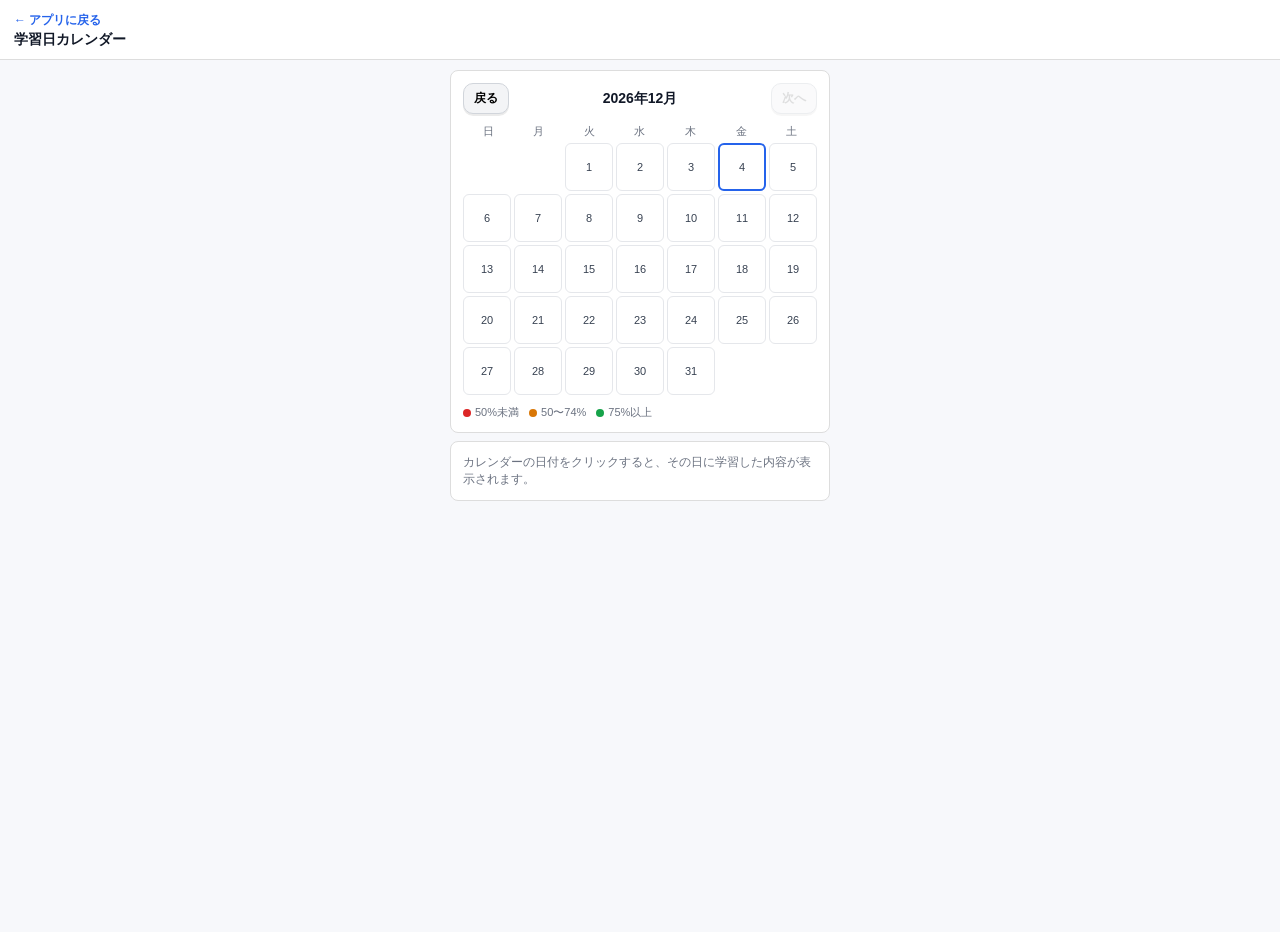
<file: calendar.html>
<!DOCTYPE html>
<html lang="ja">
<head>
  <meta charset="UTF-8">
  <meta name="viewport" content="width=device-width, initial-scale=1.0, viewport-fit=cover">
  <title>学習日カレンダー | 共通テスト数学</title>
  <link rel="stylesheet" href="style.css?v=23">
</head>
<body>
  <div class="app-shell">

    <header class="topbar cal-topbar" id="topbar">
      <div class="brand">
        <a href="index.html" id="calBackLink" class="cal-back-link">← アプリに戻る</a>
        <h1>学習日カレンダー</h1>
      </div>
    </header>

    <div class="guardian-banner" id="guardianViewBanner" hidden>👀 子どもの学習状況を表示しています（閲覧のみ）</div>

    <main class="main-layout cal-main">
      <section class="center-panel cal-shell">
        <div class="card control-panel cal-card">

          <div class="cal-toolbar">
            <button type="button" class="btn secondary cal-nav-btn" id="calPrevBtn">戻る</button>
            <h2 class="cal-month-label" id="calMonthLabel">-</h2>
            <button type="button" class="btn secondary cal-nav-btn" id="calNextBtn">次へ</button>
          </div>

          <div class="cal-weekdays">
            <span>日</span><span>月</span><span>火</span><span>水</span><span>木</span><span>金</span><span>土</span>
          </div>
          <div class="cal-grid" id="calGrid"></div>

          <div class="cal-legend small-text">
            <span class="cal-legend-item"><span class="cal-dot cal-dot-weak"></span>50%未満</span>
            <span class="cal-legend-item"><span class="cal-dot cal-dot-mid"></span>50〜74%</span>
            <span class="cal-legend-item"><span class="cal-dot cal-dot-strong"></span>75%以上</span>
          </div>

        </div>

        <div class="card control-panel cal-card" id="calDetailPanel">
          <div id="calDetail">
            <div class="small-text">カレンダーの日付をクリックすると、その日に学習した内容が表示されます。</div>
          </div>
        </div>
      </section>
    </main>

  </div>

  <script src="storage-ns.js?v=20260929-dq-3"></script>
  <script src="log-archive.js?v=20260925-qhfill-1"></script>
  <script src="calendar.js?v=20260928-gb-1"></script>
</body>
</html>
</file>
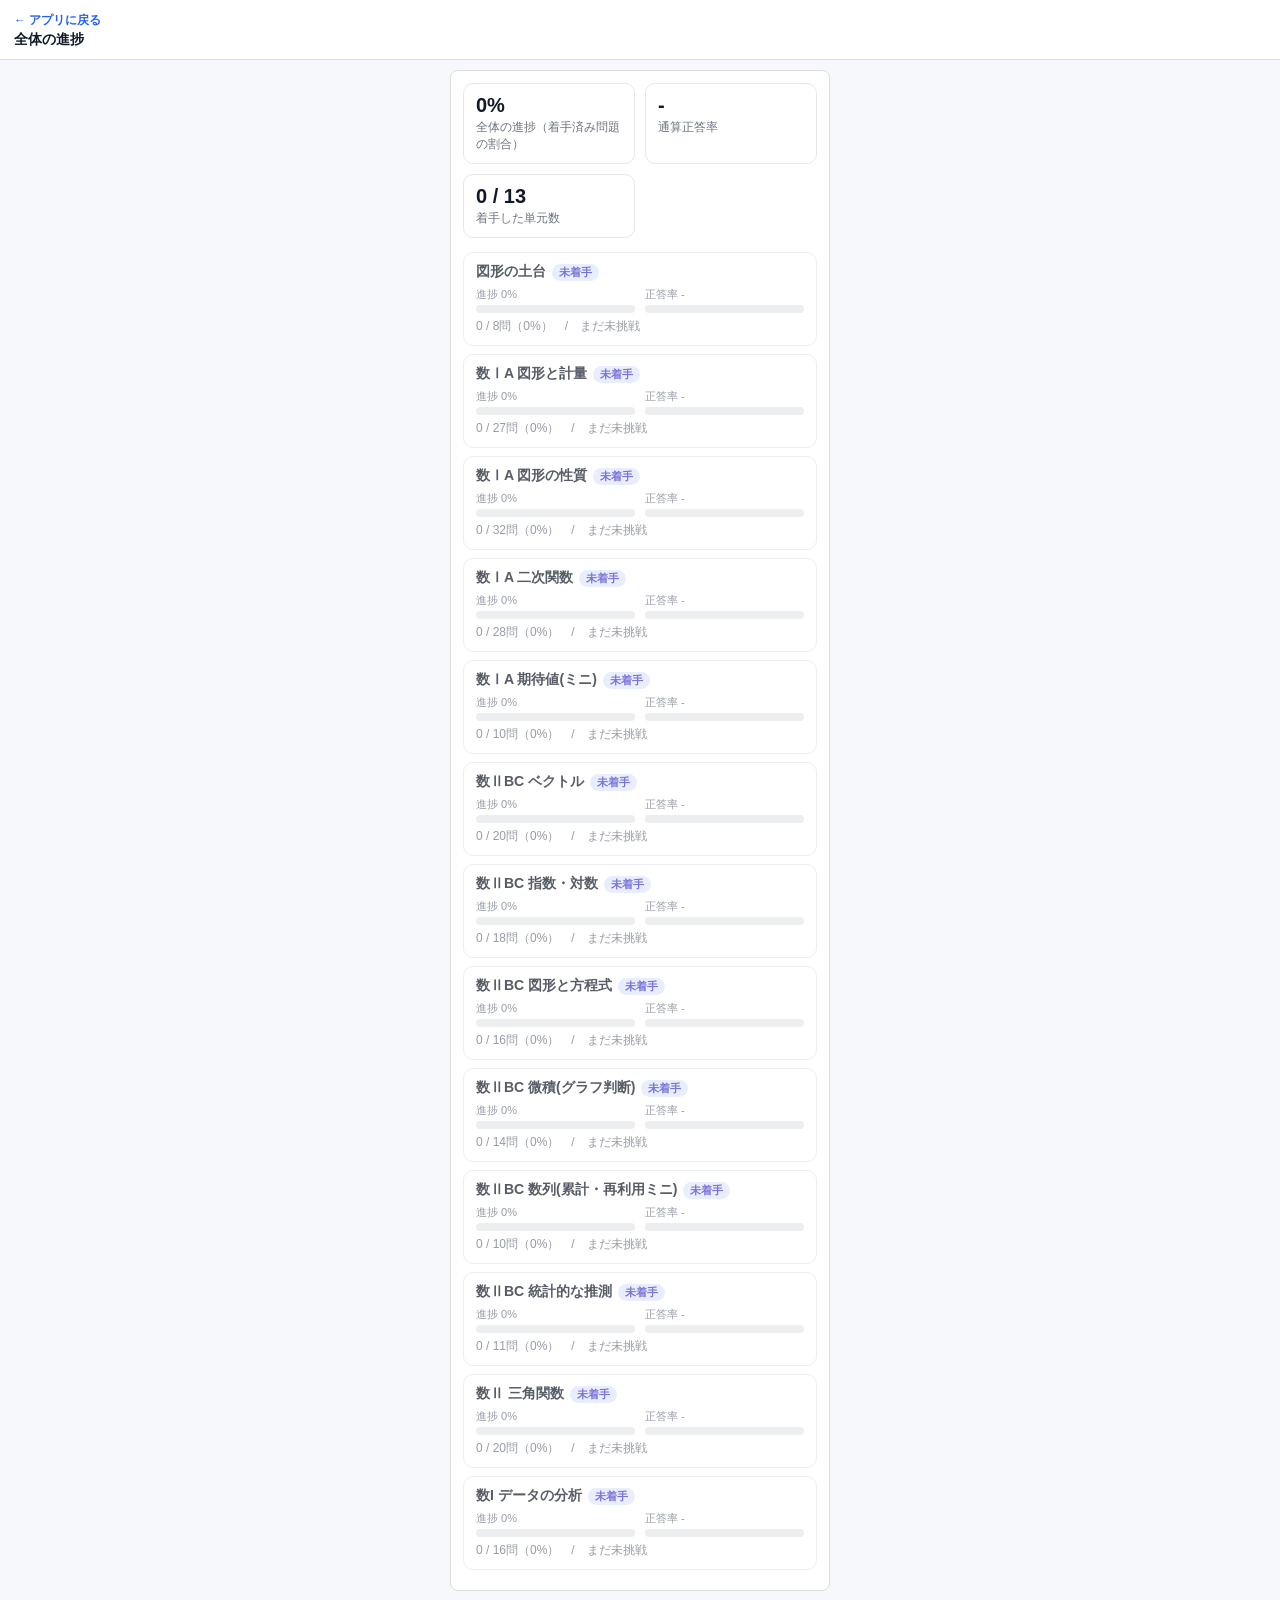
<file: progress.html>
<!DOCTYPE html>
<html lang="ja">
<head>
  <meta charset="UTF-8">
  <meta name="viewport" content="width=device-width, initial-scale=1.0, viewport-fit=cover">
  <title>全体の進捗 | 共通テスト数学</title>
  <link rel="stylesheet" href="style.css?v=23">
</head>
<body>
  <div class="app-shell">

    <header class="topbar cal-topbar" id="topbar">
      <div class="brand">
        <a href="index.html" class="cal-back-link">← アプリに戻る</a>
        <h1>全体の進捗</h1>
      </div>
    </header>

    <div class="guardian-banner" id="guardianViewBanner" hidden>👀 子どもの学習状況を表示しています（閲覧のみ）</div>

    <main class="main-layout cal-main">
      <section class="center-panel cal-shell">
        <div class="card control-panel cal-card" id="progressPage">
          <div id="progressBody">
            <div class="small-text">読み込み中...</div>
          </div>
        </div>
      </section>
    </main>

  </div>

  <script src="storage-ns.js?v=20260929-dq-3"></script>
  <script src="log-archive.js?v=20260925-qhfill-1"></script>
  <script src="progress.js?v=20260928-gb-1"></script>
</body>
</html>
</file>
<file: style.css>
/* =====================================
   共通テスト数学ⅠA - 最終完成UI
===================================== */

*{
  box-sizing:border-box;
}

html,body{
  margin:0;
  min-height:100%;
  font-family:-apple-system,BlinkMacSystemFont,"Segoe UI",sans-serif;
}

body{
  background:#f7f8fb;
  color:#111827;
  overflow:auto;
  /* iPhone Safariの下部ツールバー・ホームインジケータで本文末尾が隠れる問題への対策 */
  padding-bottom: calc(32px + env(safe-area-inset-bottom, 0px));
}

.app-shell{
  min-height:100vh;
  display:grid;
  grid-template-rows:auto 1fr;
}

/* =========================
   ヘッダー
========================= */

.topbar{
  display:flex;
  align-items:center;
  justify-content:space-between;
  gap:16px;
  padding:10px;
  background:#fff;
  border-bottom:1px solid #ddd;
}

.brand{
  flex:1;
  min-width:0;
}

.brand h1{
  font-size:14px;
  margin:0;
  white-space:nowrap;
  overflow:hidden;
  text-overflow:ellipsis;
}

.brand-sub{
  font-size:10px;
  color:#888;
}

.top-stats{
  flex-shrink:0;
  display:flex;
  gap:6px;
}

.stat-card{
  padding:4px 6px;
  border:1px solid #e5e7eb;
  border-radius:6px;
  background:#fff;
  text-align:center;
  min-width:52px;
}

.stat-label{
  font-size:8px;
  color:#666;
}

.stat-value{
  font-size:14px;
  font-weight:800;
  color:#2563eb;
}

/* =========================
   メイン
========================= */

.main-layout{
  display:grid;
  grid-template-columns:220px 1fr;
  gap:10px;
  padding:10px;
  align-items:start;
}

.card{
  background:#fff;
  border:1px solid #ddd;
  border-radius:8px;
}

.left-panel{
  padding:10px;
  overflow:auto;
}

/* =========================
   追加: サイドバーのタブ切替（sidebar-tabs.js）
   「成績を見る」「操作する」で見せる panel-block を分け、
   常に半分だけをスクロール対象にする。
========================= */
.sidebar-tabs{
  display:flex;
  gap:4px;
  background:#f3f4f6;
  border-radius:10px;
  padding:4px;
  margin-bottom:14px;
}

.sidebar-tab{
  flex:1;
  border:none;
  background:none;
  color:#6b7280;
  font-size:13px;
  font-weight:700;
  padding:8px 6px;
  border-radius:7px;
  cursor:pointer;
  font-family:inherit;
}

.sidebar-tab.active{
  background:#fff;
  color:#111827;
  box-shadow:0 1px 2px rgba(0,0,0,0.08);
}

.sidebar-page{
  display:none;
}

.sidebar-page.active{
  display:block;
}

/* =========================
   ボタン
========================= */

.btn{
  border:none;
  border-radius:10px;
  padding:10px 14px;
  font-size:14px;
  font-weight:700;
  cursor:pointer;
  background:#fff;
  border:1px solid #d1d5db;
  box-shadow:0 2px 0 rgba(0,0,0,0.08);
}

.btn:active{
  transform:translateY(2px);
  box-shadow:none;
}

.btn.primary{ background:#eff6ff; color:#1d4ed8; }
.btn.success{ background:#ecfdf5; color:#166534; }
.btn.warning{ background:#fffbeb; color:#92400e; }
.btn.secondary{ background:#f3f4f6; }
.btn.danger{ background:#fef2f2; color:#991b1b; }
.btn.purple{ background:#f3e8ff; color:#7c3aed; }

/* =========================
   練習モード選択(プルダウン)
   「今日の復習だけ／間違えた問題だけ／TIPSだけ復習／未挑戦の問題だけ」を
   ボタン4つに分けず1つにまとめたセレクトボックス。見た目は.btn.successに合わせる。
========================= */
.mode-select{
  display:inline-block;
  width:auto;
  max-width:220px;
  border-radius:10px;
  padding:10px 14px;
  font-size:14px;
  font-weight:700;
  cursor:pointer;
  background:#ecfdf5;
  color:#166534;
  border:1px solid #d1d5db;
  box-shadow:0 2px 0 rgba(0,0,0,0.08);
  margin-top:6px;
  -webkit-appearance:none;
  appearance:none;
}

.mode-select:active{
  transform:translateY(2px);
  box-shadow:none;
}

/* =========================
   問題
========================= */

.question-panel{
  padding:14px 14px calc(14px + 24px) 14px;
  display:flex;
  flex-direction:column;
  gap:12px;
}

.options-list{
  display:grid;
  grid-template-columns:1fr 1fr;
  gap:12px;
}

.options-list.disabled{
  pointer-events:none;
}

.option{
  padding:16px;
  border-radius:8px;
  border:1px solid #ccc;
  font-size:18px;
  cursor:pointer;
}

.option.correct{
  background:#dcfce7;
  color:#166534;
}
.option.wrong{
  background:#fee2e2;
  color:#991b1b;
}


/* 採点後の正誤表示を最優先する
   - disabled時に薄くしない
   - candidate / eliminated が残っていても correct / wrong の色を勝たせる
   - 目に優しい淡色背景＋濃色文字にする */
.option.correct,
.option.correct.candidate,
.option.correct.eliminated{
  background:#dcfce7;
  color:#166534;
  border:2px solid #86efac;
  text-decoration:none;
  opacity:1;
  font-weight:800;
}

.option.wrong,
.option.wrong.candidate,
.option.wrong.eliminated{
  background:#fee2e2;
  color:#991b1b;
  border:2px solid #fca5a5;
  text-decoration:none;
  opacity:1;
  font-weight:800;
}

/* =========================
   解説
========================= */

.feedback{
  display:none;
  padding:12px;
  border:1px solid #e5e7eb;
  border-radius:8px;
  background:#fafafa;
  line-height:1.7;
}

/* =========================
   問題開始
========================= */

.question-start-box{
  padding:14px;
  background:#eef2ff;
  border:1px solid #c7d2fe;
  border-radius:10px;
}

/* =========================
   ✅ 問題ヘッダー（今回の完成部分）
========================= */

.exam-meta-inline{
  display:flex;
  align-items:center;
  gap:20px;
  font-size:14px;
}

/* 問題番号 */
#qStageLabel{
  font-weight:700;
  font-size:16px;
}

/* 配点 */
#qScoreLabel{
  color:#2563eb;
  font-weight:600;
}

/* 弱点 */
#qWeakLabel{
  color:#dc2626;
  font-weight:600;
}

/* 進捗 */
#progressLabel{
  margin-left:auto;
  font-weight:600;
}

/* =========================
   ✅ タイマー（完全修正）
========================= */

#timer{
  display:flex;
  align-items:center;
  font-weight:700;
  font-size:16px;
}

/* アイコン（確実に表示） */
#timer::before{
  content:"⏱";
  margin-right:6px;
}

/* 警告色 */
.timer.warning{
  color:#f59e0b;
}
.timer.danger{
  color:#ef4444;
}

/* =========================
   補助UI
========================= */

.day-guide{
  margin-top:12px;
  padding:10px;
  background:#f8fafc;
  border-radius:10px;
}

.stop-guide{
  display:none;
  padding:10px;
  background:#fff7ed;
  border-radius:10px;
}

/* =========================
   集中モード
========================= */

body.exam-mode .topbar,
body.exam-mode .left-panel{
  display:none;
}

body.exam-mode .main-layout{
  grid-template-columns:1fr;
}

/* =========================
   モバイル
========================= */

@media (max-width:900px){
  .topbar{
    flex-direction:column;
    align-items:flex-start;
  }

  .options-list{
    grid-template-columns:1fr;
  }
}

/* 以下全部そのまま貼る（省略せず全部） */
/* =========================
   追加: center panel / control panel
========================= */
.center-panel {
  display: flex;
  flex-direction: column;
  gap: 10px;
  min-width: 0;
  align-self: start;
}

.control-panel {
  padding: 14px;
}

.panel-heading {
  display: flex;
  align-items: flex-start;
  justify-content: space-between;
  gap: 12px;
  margin-bottom: 12px;
}

.panel-note {
  font-size: 13px;
  color: #6b7280;
  line-height: 1.6;
}

.badge {
  flex-shrink: 0;
  display: inline-flex;
  align-items: center;
  justify-content: center;
  padding: 6px 10px;
  border-radius: 9999px;
  background: #eff6ff;
  color: #1d4ed8;
  font-weight: 700;
  font-size: 12px;
  border: 1px solid #bfdbfe;
}

.mission-box {
  margin-bottom: 12px;
  padding: 12px;
  border-radius: 10px;
  background: #f8fafc;
  border: 1px solid #e5e7eb;
  line-height: 1.7;
  font-size: 14px;
}

/* =========================
   追加: toolbar / buttons layout
========================= */
.toolbar {
  display: flex;
  flex-wrap: wrap;
  gap: 10px;
  align-items: center;
}

.q-toolbar {
  margin-top: 4px;
}

/* =========================
   追加: 単元カード
========================= */
#unitCardList,
.unitCardList {
  display: grid;
  grid-template-columns: repeat(auto-fit, minmax(220px, 1fr));
  gap: 14px;
  margin-top: 8px;
}

.unit-card {
  padding: 16px;
  border: 1px solid #e5e7eb;
  border-radius: 12px;
  background: #ffffff;
  box-shadow: 0 2px 6px rgba(0,0,0,0.05);
  display: flex;
  flex-direction: column;
  gap: 10px;
  transition: transform 0.15s ease, box-shadow 0.15s ease;
}

.unit-card:hover {
  transform: translateY(-2px);
  box-shadow: 0 8px 18px rgba(0,0,0,0.08);
}

.unit-card h3 {
  margin: 0;
  font-size: 16px;
  font-weight: 700;
  line-height: 1.4;
}

.unit-card p {
  margin: 0;
  font-size: 13px;
  color: #6b7280;
  line-height: 1.6;
}

.unit-card .btn {
  margin-top: auto;
  width: 100%;
}

/* =========================
   追加: 全体の進捗（progress.html / progress.js）
========================= */
.progress-summary {
  display: grid;
  grid-template-columns: repeat(auto-fit, minmax(140px, 1fr));
  gap: 10px;
  margin-bottom: 14px;
}

.progress-summary-item {
  background: #ffffff;
  border: 1px solid #e5e7eb;
  border-radius: 10px;
  padding: 10px 12px;
  display: flex;
  flex-direction: column;
  gap: 2px;
}

.progress-summary-num {
  font-size: 20px;
  font-weight: 700;
}

.progress-summary-cap {
  font-size: 12px;
  color: #6b7280;
}

.progress-row {
  background: #ffffff;
  border: 1px solid #e5e7eb;
  border-radius: 10px;
  padding: 10px 12px;
  margin-bottom: 8px;
  cursor: pointer;
  transition: transform 0.12s ease, box-shadow 0.12s ease, border-color 0.12s ease;
}

.progress-row:hover,
.progress-row:focus-visible {
  transform: translateY(-1px);
  box-shadow: 0 4px 12px rgba(0,0,0,0.08);
  border-color: #93c5fd;
  outline: none;
}

.progress-row-notstarted {
  opacity: 0.7;
}

.progress-row-head {
  display: flex;
  align-items: baseline;
  justify-content: space-between;
  gap: 8px;
  margin-bottom: 6px;
}

.progress-row-label {
  font-weight: 700;
  font-size: 14px;
}

.progress-row-badge {
  display: inline-block;
  margin-left: 6px;
  padding: 1px 7px;
  font-size: 11px;
  font-weight: 700;
  border-radius: 999px;
  background: #e0e7ff;
  color: #4338ca;
  vertical-align: middle;
}

.progress-row-accuracy {
  font-size: 12px;
  color: #374151;
  white-space: nowrap;
}

.progress-bars {
  display: flex;
  gap: 10px;
}

.progress-bar-col {
  flex: 1;
  min-width: 0;
}

.progress-bar-col-cap {
  font-size: 11px;
  color: #6b7280;
  margin-bottom: 3px;
}

.progress-bar-track {
  height: 8px;
  border-radius: 999px;
  background: #e5e7eb;
  overflow: hidden;
}

.progress-bar-fill {
  height: 100%;
  border-radius: 999px;
  background: #2563eb;
  transition: width 0.2s ease;
}

.progress-bar-fill-accuracy {
  background: #16a34a;
}

.progress-row-foot {
  margin-top: 5px;
  font-size: 12px;
  color: #6b7280;
}

/* =========================
   追加: AI分析の対象範囲トグル（crossunit.js が注入）
========================= */
.scope-toggle {
  display: flex;
  gap: 6px;
  margin: 8px 0 10px;
}

.scope-toggle-btn {
  flex: 1;
  padding: 6px 8px;
  font-size: 12px;
  border: 1px solid #cbd5e1;
  border-radius: 999px;
  background: #ffffff;
  color: #374151;
  cursor: pointer;
  transition: background 0.15s ease, color 0.15s ease, border-color 0.15s ease;
}

.scope-toggle-btn.active {
  background: #2563eb;
  border-color: #2563eb;
  color: #ffffff;
  font-weight: 700;
}

/* =========================
   追加: exam topbar
========================= */
.exam-topbar {
  padding: 10px 14px;
  display: flex;
  flex-direction: column;
  gap: 10px;
}

.exam-actions {
  display: flex;
  flex-wrap: wrap;
  gap: 8px;
  align-items: center;
}

/* =========================
   追加: small UI blocks
========================= */
.panel-block {
  margin-bottom: 16px;
}

.panel-block h2 {
  margin: 0 0 8px;
  font-size: 14px;
}

.metric-list {
  margin: 0;
  padding-left: 18px;
  line-height: 1.8;
  font-size: 13px;
}

.pill {
  display: inline-flex;
  align-items: center;
  gap: 6px;
  padding: 6px 10px;
  border-radius: 9999px;
  background: #f3f4f6;
  font-size: 12px;
  font-weight: 600;
}

.pill-sync {
  background: #dcfce7;
  color: #166534;
}

.stack-buttons {
  display: flex;
  flex-direction: column;
  gap: 8px;
  margin-top: 8px;
}

.small-text {
  font-size: 12px;
  color: #6b7280;
}

.route-choice-label {
  padding: 8px 10px;
  border-radius: 8px;
}

.route-choice-label:hover {
  background: #f3f4f6;
}

.route-choice-note {
  margin-left: 26px;
  margin-top: 2px;
  font-size: 12px;
  color: #6b7280;
  line-height: 1.4;
}

.fillin-list {
  display: flex;
  flex-direction: column;
  gap: 12px;
  margin: 16px 0;
}

.fillin-row {
  display: flex;
  align-items: center;
  gap: 10px;
  flex-wrap: wrap;
}

.fillin-label {
  font-weight: 700;
  min-width: 28px;
  text-align: center;
}

.fillin-input {
  width: 96px;
  padding: 8px 10px;
  border: 2px solid #d1d5db;
  border-radius: 8px;
  font-size: 16px;
  text-align: center;
}

.fillin-input:disabled {
  background: #f9fafb;
  color: #6b7280;
}

.fillin-input.correct {
  border-color: #16a34a;
  background: #f0fdf4;
  color: #166534;
  font-weight: 700;
}

.fillin-input.wrong {
  border-color: #dc2626;
  background: #fef2f2;
  color: #991b1b;
  font-weight: 700;
}

.fillin-answer {
  font-size: 13px;
  color: #166534;
  font-weight: 600;
}

.insight-bars {
  display: flex;
  flex-direction: column;
  gap: 6px;
}

.insight-bar-row {
  display: flex;
  flex-wrap: wrap;
  align-items: center;
  gap: 4px 6px;
  font-size: 12px;
}

.insight-bar-label {
  flex: 1 1 100%;
  width: auto;
  color: #374151;
  white-space: normal;
  overflow: visible;
  text-overflow: unset;
  line-height: 1.3;
}

.insight-bar-track {
  flex: 1 1 auto;
  height: 8px;
  border-radius: 9999px;
  background: #f3f4f6;
  overflow: hidden;
}

.insight-bar-fill {
  height: 100%;
  border-radius: 9999px;
  background: #dc2626;
}

.insight-bar-count {
  flex: 0 0 auto;
  width: 20px;
  text-align: right;
  color: #6b7280;
  font-weight: 600;
}

/* =========================
   追加: 単元別 分析ボタン＆モーダル（unit-strength.js が注入）
========================= */
.unit-strength-btn {
  flex-shrink: 0;
  align-self: center;
  padding: 8px 14px;
  font-size: 13px;
}

.unit-strength-modal {
  position: fixed;
  top: 0;
  left: 0;
  width: 100%;
  height: 100%;
  background: rgba(0,0,0,0.4);
  display: flex;
  justify-content: center;
  align-items: center;
  z-index: 999;
  padding: 16px;
}

.unit-strength-modal-box {
  background: #fff;
  border-radius: 12px;
  width: 100%;
  max-width: 420px;
  max-height: 85vh;
  overflow-y: auto;
  padding: 18px;
}

.unit-strength-modal-head {
  display: flex;
  align-items: center;
  justify-content: space-between;
  margin-bottom: 10px;
}

.unit-strength-modal-head h2 {
  margin: 0;
  font-size: 16px;
}

.unit-strength-modal-close {
  border: none;
  background: #f3f4f6;
  color: #374151;
  width: 28px;
  height: 28px;
  border-radius: 999px;
  font-size: 16px;
  line-height: 1;
  cursor: pointer;
}

.unit-strength-row {
  padding: 6px 0;
  border-bottom: 1px solid #f3f4f6;
}

.unit-strength-row:last-child {
  border-bottom: none;
}

.unit-strength-row-head {
  display: flex;
  align-items: baseline;
  justify-content: space-between;
  gap: 6px;
  font-size: 12px;
}

.unit-strength-label {
  color: #374151;
  font-weight: 600;
}

.unit-strength-pct {
  flex: 0 0 auto;
  color: #6b7280;
  font-weight: 700;
}

.unit-strength-bar-track {
  margin-top: 4px;
  height: 6px;
  border-radius: 9999px;
  background: #f3f4f6;
  overflow: hidden;
}

.unit-strength-bar-fill {
  height: 100%;
  border-radius: 9999px;
  transition: width 0.2s ease;
}

.unit-strength-fill-weak { background: #dc2626; }
.unit-strength-fill-mid { background: #d97706; }
.unit-strength-fill-strong { background: #16a34a; }

.unit-strength-row-foot {
  margin-top: 2px;
  font-size: 11px;
  color: #9ca3af;
}

.history-box {
  display: flex;
  flex-direction: column;
  gap: 8px;
}

.history-item {
  padding: 10px;
  border-radius: 8px;
  background: #f9fafb;
  border: 1px solid #e5e7eb;
  font-size: 12px;
  line-height: 1.6;
}

/* =========================
   追加: route quiz
========================= */
.route-quiz-box {
  padding: 14px;
  background: #fff7ed;
  border: 1px solid #fed7aa;
  border-radius: 10px;
}

.route-title {
  font-size: 15px;
  font-weight: 700;
  margin-bottom: 6px;
}

.route-sub {
  font-size: 13px;
  color: #6b7280;
  margin-bottom: 10px;
  line-height: 1.6;
}

.route-options {
  display: grid;
  gap: 8px;
}

.route-options label {
  display: flex;
  align-items: center;
  gap: 8px;
  padding: 8px 10px;
  border: 1px solid #e5e7eb;
  border-radius: 8px;
  background: #fff;
  font-size: 14px;
}

/* =========================
   追加: question text / result
========================= */
.question-text {
  font-size: 18px;
  line-height: 1.8;
}

.result-box {
  padding: 16px;
}

.final-score {
  font-size: 28px;
  font-weight: 800;
  color: #2563eb;
  margin: 8px 0 12px;
}

.result-summary {
  line-height: 1.8;
  font-size: 14px;
}

/* =========================
   モバイル追加調整
========================= */
@media (max-width: 900px) {
  .main-layout {
    grid-template-columns: 1fr;
  }

  .left-panel {
    order: 2;
  }

  .center-panel {
    order: 1;
  }

  .panel-heading {
    flex-direction: column;
    align-items: flex-start;
  }

  #unitCardList,
  .unitCardList,
  .unit-group-grid {
    grid-template-columns: 1fr;
  }
}
#titleHomeBtn {
  cursor: pointer;
}

#titleHomeBtn:hover {
  color: #2563eb;
  text-decoration: underline;
}
#titleHomeBtn {
  cursor: pointer;
}

#titleHomeBtn:hover {
  color: #2563eb;
  text-decoration: underline;
}
#titleHomeBtn {
  cursor: pointer;
}

#titleHomeBtn:hover {
  color: #2563eb;
}
.modal {
  position: fixed;
  top: 0;
  left: 0;
  width: 100%;
  height: 100%;
  background: rgba(0,0,0,0.4);
  display: flex;
  justify-content: center;
  align-items: center;
  z-index: 999;
}

.modal-box {
  background: #fff;
  padding: 20px;
  border-radius: 12px;
  width: 280px;
  text-align: center;
}

.modal-actions {
  display: flex;
  justify-content: space-between;
  margin-top: 16px;
}
#unitCardClickable {
  cursor: pointer;
}

#unitCardClickable:hover {
  background: #eef2ff;
}
#unitCardClickable {
  cursor: pointer;
}

#unitCardClickable:hover {
  background: #eef2ff;
}
#unitCardClickable {
  cursor: pointer;
}

#unitCardClickable:hover {
  background: #eef2ff;
}
#unitSelectScreen {
  display: flex;
  flex-direction: column;
  justify-content: flex-start;
}
#unitSelectScreen {
  width: 100%;
  max-width: 1100px;
  margin: 0;
}

#unitCardList {
  width: 100%;
}

#unitSelectScreen .panel-heading {
  margin-bottom: 16px;
}
#missionBoxContent {
  white-space: pre-line;
}
/* =========================
   AI分析パネル（分析結果コピー）
========================= */
.analysis-preview {
  margin-top: 10px;
  padding: 10px;
  background: #0f172a;
  color: #e2e8f0;
  border-radius: 8px;
  font-size: 11px;
  line-height: 1.5;
  white-space: pre-wrap;
  word-break: break-word;
  max-height: 260px;
  overflow: auto;
}

/* =========================
   早合点防止：仮選択・消去法・確定バー
   (app.js の selectCandidate / attachOptionHandlers / showConfirmBar に対応)
   ・タップ＝選び直し（仮選択の切り替え）
   ・長押し＝消去法メモ（取り消し線）のトグル
========================= */

/* 長押しでコピー用の選択メニューやコールアウトが出て
   ジェスチャー判定の邪魔にならないようにする */
.option {
  -webkit-touch-callout: none;
  -webkit-user-select: none;
  user-select: none;
}

/* 仮選択中の選択肢（まだ確定していない） */
.option.candidate {
  border: 2px solid #2c5f7c;
  background: #eef5f9;
  font-weight: bold;
}

/* 消去法でユーザーが「これは違う」とマークした選択肢（採点には影響しない） */
.option.eliminated {
  text-decoration: line-through;
  opacity: 0.45;
}

/* 確定前の確認バー */
.confirm-bar {
  display: flex;
  flex-direction: column;
  gap: 8px;
  align-items: flex-start;
  margin-top: 12px;
  padding: 10px 14px;
  background: #fff8ec;
  border: 1px solid #f0d9a0;
  border-radius: 6px;
}

.confirm-hint {
  font-size: 13px;
  color: #6b5a2a;
}

/* =========================
   図形問題用SVG図
========================= */

#svgBox {
  margin: 10px 0 12px;
}

.diagram-box {
  border: 1px solid #e5e7eb;
  border-radius: 14px;
  background: #ffffff;
  padding: 10px;
  overflow: hidden;
}

.diagram-svg {
  width: 100%;
  max-width: 560px;
  display: block;
  margin: 0 auto;
}

.diagram-notice {
  margin-top: 8px;
  font-size: 11px;
  line-height: 1.6;
  color: #92400e;
  background: #fff7ed;
  border: 1px solid #fed7aa;
  border-radius: 10px;
  padding: 7px 9px;
}

/* SVG内部の共通スタイル */
.diagram-svg .shape {
  fill: none;
  stroke: #111827;
  stroke-width: 2.4;
  stroke-linecap: round;
  stroke-linejoin: round;
}

.diagram-svg .thin {
  fill: none;
  stroke: #6b7280;
  stroke-width: 1.7;
  stroke-linecap: round;
  stroke-linejoin: round;
}

.diagram-svg .dash {
  stroke-dasharray: 6 5;
}

.diagram-svg .point {
  fill: #111827;
}

.diagram-svg .ext-point {
  fill: #dc2626;
}

.diagram-svg .p-point {
  fill: #2563eb;
}

.diagram-svg .label {
  font-size: 16px;
  font-weight: 800;
  fill: #111827;
}

.diagram-svg .red-label {
  font-size: 15px;
  font-weight: 800;
  fill: #dc2626;
}

.diagram-svg .blue-label {
  font-size: 15px;
  font-weight: 800;
  fill: #2563eb;
}

.diagram-svg .small-label {
  font-size: 12px;
  font-weight: 700;
  fill: #374151;
}

.diagram-svg .ratio {
  font-size: 12px;
  font-weight: 800;
  fill: #2563eb;
}

.diagram-svg .note {
  font-size: 11px;
  font-weight: 700;
  fill: #7c2d12;
}

.diagram-svg .angle {
  fill: none;
  stroke: #2563eb;
  stroke-width: 2;
}

/* =========================
   追加: 答え合わせ後の「注目すべき直角三角形」赤線リビール
   (補助三角形の発見ユニット用。既存のSVG要素・クラスは一切変更せず追加のみ)
========================= */
.diagram-svg .reveal-line {
  fill: none;
  stroke: #dc2626;
  stroke-width: 3.4;
  stroke-linecap: round;
  stroke-linejoin: round;
}

.diagram-svg .reveal-point {
  fill: #dc2626;
}

.diagram-svg .reveal-angle {
  fill: none;
  stroke: #dc2626;
  stroke-width: 2;
  stroke-linecap: round;
  stroke-linejoin: round;
}

.diagram-svg .reveal-label {
  font-size: 15px;
  font-weight: 800;
  fill: #dc2626;
}

.reveal-badge {
  display: inline-block;
  margin-bottom: 8px;
  font-size: 12px;
  font-weight: 800;
  color: #b91c1c;
  background: #fee2e2;
  border: 1px solid #fca5a5;
  border-radius: 999px;
  padding: 4px 10px;
}


/* =========================
   追加: 方針選択を「頻出 + その他」に整理
========================= */
.route-options-enhanced {
  gap: 10px;
}

.route-choice-group {
  display: grid;
  gap: 8px;
}

.route-choice-heading {
  font-size: 12px;
  font-weight: 800;
  color: #92400e;
  letter-spacing: 0.02em;
  margin: 2px 0 0;
}

.route-choice-primary {
  padding: 8px;
  border: 1px solid #fed7aa;
  border-radius: 10px;
  background: #fffaf2;
}

.route-choice-extra {
  padding: 8px;
  border: 1px solid #e5e7eb;
  border-radius: 10px;
  background: #f9fafb;
}

/* hidden属性が .route-choice-extra の display:grid に負けるのを防ぐ */
.route-choice-extra[hidden] {
  display: none !important;
}

.route-more-toggle {
  width: 100%;
  border: 1px dashed #f59e0b;
  border-radius: 10px;
  padding: 10px 12px;
  background: #fff7ed;
  color: #92400e;
  font-size: 14px;
  font-weight: 800;
  cursor: pointer;
  text-align: left;
}

.route-more-toggle:hover {
  background: #ffedd5;
}

.route-options-enhanced label {
  min-height: 46px;
}

@media (max-width: 900px) {
  .route-choice-primary,
  .route-choice-extra {
    padding: 6px;
  }

  .route-more-toggle {
    padding: 12px;
  }
}

/* =========================
   追加: 学習日カレンダー（calendar.html / calendar.js）
========================= */
.cal-topbar {
  padding: 10px 14px;
}

.cal-back-link {
  display: inline-block;
  color: #2563eb;
  text-decoration: none;
  font-size: 12px;
  font-weight: 700;
  margin-bottom: 2px;
}

.cal-back-link:hover {
  text-decoration: underline;
}

/* カレンダーが横に間延びして大きくなりすぎないよう、幅を固定してセンタリングする */
.cal-main {
  grid-template-columns: 1fr;
  justify-content: center;
  padding: 10px;
}

.cal-shell {
  width: 100%;
  max-width: 380px;
  margin: 0 auto;
  gap: 8px;
}

.cal-card {
  padding: 12px;
}

.cal-toolbar {
  display: flex;
  align-items: center;
  justify-content: space-between;
  gap: 8px;
  margin-bottom: 10px;
}

.cal-nav-btn {
  padding: 6px 10px;
  font-size: 12px;
}

.cal-month-label {
  margin: 0;
  font-size: 14px;
  font-weight: 800;
}

.btn-disabled {
  opacity: 0.4;
  cursor: not-allowed;
}

.cal-weekdays {
  display: grid;
  grid-template-columns: repeat(7, 1fr);
  text-align: center;
  font-size: 11px;
  color: #6b7280;
  margin-bottom: 4px;
}

.cal-grid {
  display: grid;
  grid-template-columns: repeat(7, 1fr);
  gap: 3px;
}

.cal-day {
  aspect-ratio: 1 / 1;
  border: 1px solid #e5e7eb;
  border-radius: 6px;
  background: #fff;
  display: flex;
  flex-direction: column;
  align-items: center;
  justify-content: center;
  gap: 1px;
  cursor: pointer;
  padding: 1px;
  font-family: inherit;
}

.cal-day-empty {
  border: none;
  background: none;
  cursor: default;
}

.cal-day-num {
  font-size: 11px;
  color: #374151;
}

.cal-day-count {
  font-size: 8px;
  color: #6b7280;
}

.cal-day-today {
  border-color: #2563eb;
  border-width: 2px;
}

.cal-day-selected {
  box-shadow: 0 0 0 2px #2563eb inset;
}

.cal-day-active .cal-day-num {
  font-weight: 700;
}

.cal-day-weak { background: #fef2f2; }
.cal-day-weak .cal-day-num { color: #dc2626; }
.cal-day-weak .cal-day-count { color: #dc2626; }

.cal-day-mid { background: #fffbeb; }
.cal-day-mid .cal-day-num { color: #d97706; }
.cal-day-mid .cal-day-count { color: #d97706; }

.cal-day-strong { background: #ecfdf5; }
.cal-day-strong .cal-day-num { color: #16a34a; }
.cal-day-strong .cal-day-count { color: #16a34a; }

.cal-legend {
  display: flex;
  flex-wrap: wrap;
  gap: 8px 10px;
  margin-top: 10px;
}

.cal-legend-item {
  display: inline-flex;
  align-items: center;
  gap: 4px;
  font-size: 11px;
}

.cal-dot {
  width: 8px;
  height: 8px;
  border-radius: 999px;
  display: inline-block;
  flex-shrink: 0;
}

.cal-dot-weak { background: #dc2626; }
.cal-dot-mid { background: #d97706; }
.cal-dot-strong { background: #16a34a; }

.cal-detail-date {
  font-size: 14px;
  font-weight: 800;
  margin-bottom: 6px;
}

.cal-detail-row {
  display: flex;
  align-items: baseline;
  justify-content: space-between;
  gap: 8px;
  padding: 6px 0;
  border-bottom: 1px solid #f3f4f6;
  font-size: 12px;
}

.cal-detail-row:last-child {
  border-bottom: none;
}

.cal-detail-row-label {
  color: #374151;
  font-weight: 600;
}

.cal-detail-row-stat {
  color: #6b7280;
  flex-shrink: 0;
}

/* iPhone (縦持ち) 想定: さらに詰めて、右端が見切れないようにする */
@media (max-width: 380px) {
  .cal-shell { max-width: 100%; }
  .cal-day-num { font-size: 10px; }
  .cal-day-count { font-size: 7px; }
  .cal-nav-btn { padding: 6px 8px; font-size: 11px; }
}


/* =========================
   単元カードのグループ化（見出し＋折りたたみ）
   index.html末尾の後処理スクリプトが .unit-group を組み立てる。
   既存の .unit-card / .btn には一切手を加えていない。
========================= */
/* #unitCardList は .toolbar (display:flex) のため、そのままだとグループ自体が
   横並びのflexアイテムになってしまう。グループ化後だけブロック積みに戻す。 */
#unitCardList[data-grouped="1"] { display: block; }

.unit-group { margin-bottom: 20px; }

.unit-group-head {
  display: flex;
  align-items: center;
  gap: 10px;
  margin: 0 0 10px;
  font-size: 13px;
  font-weight: 700;
  color: #374151;
}

.unit-group-head::after {
  content: "";
  flex: 1;
  height: 1px;
  background: #e5e7eb;
}

.unit-group-toggle {
  cursor: pointer;
  user-select: none;
  background: none;
  border: none;
  font: inherit;
  color: #374151;
  display: flex;
  align-items: center;
  gap: 8px;
  padding: 0;
}

.unit-group-toggle .chev {
  display: inline-block;
  transition: transform 0.18s ease;
  color: #9ca3af;
  font-size: 11px;
}

.unit-group.collapsed .chev { transform: rotate(-90deg); }

/* [hidden]やdisplay:flexに負けないよう !important で確実に閉じる */
.unit-group.collapsed .unit-group-grid { display: none !important; }

/* 元の #unitCardList と同じグリッド定義。カード幅（＝開始ボタンの幅）を揃えるため、
   flexではなくgridを使う。値は既存の #unitCardList の指定と同一。 */
.unit-group-grid {
  display: grid;
  grid-template-columns: repeat(auto-fill, minmax(220px, 1fr));
  gap: 14px;
}

.unit-group-count { font-weight: 600; color: #9ca3af; font-size: 12px; }

.unit-group-hint { font-size: 12px; color: #9ca3af; font-weight: 500; }

/* 見出しの色ドット。カードの開始ボタンの色と対応させ、閉じていてもグループが分かるようにする */
.unit-group-dot { width: 9px; height: 9px; border-radius: 3px; flex: 0 0 auto; }
.unit-group-dot.dot-purple  { background: #c084fc; }
.unit-group-dot.dot-primary { background: #60a5fa; }
.unit-group-dot.dot-success { background: #34d399; }
.unit-group-dot.dot-warning { background: #fbbf24; }

/* アカウント確認中の表示（Phase 8A。Auth の判定が終わるまで学習データを開かない間だけ出す） */
.kyotsu-ctx-banner {
  position: fixed;
  top: 8px;
  left: 50%;
  transform: translateX(-50%);
  z-index: 1000;
  max-width: calc(100% - 32px);
  box-sizing: border-box;
  padding: 6px 14px;
  border-radius: 999px;
  background: #1e293b;
  color: #fff;
  font-size: 13px;
  line-height: 1.4;
  text-align: center;
  pointer-events: none;
}

/* 保護者の閲覧中だけ出す表示（子ども・未ログインでは hidden） */
.guardian-banner {
  margin: 0 0 10px;
  padding: 6px 12px;
  border-radius: 8px;
  border: 1px solid #93c5fd;
  background: #eff6ff;
  color: #1e3a8a;
  font-size: 0.85rem;
  line-height: 1.4;
  font-weight: 600;
}
.guardian-banner[hidden] { display: none; }
.guardian-banner-drill {
  border-color: #fcd34d;
  background: #fffbeb;
  color: #78350f;
  font-size: 0.8rem;
  font-weight: 500;
}
.app-shell > .guardian-banner { margin: 8px 16px 0; }

/* =========================
   追加: お知らせ（ベル＋モーダル）（reco.js が注入）
   モーダルの枠は .unit-strength-modal 系を共用。ここは reco 固有の部分だけ。
========================= */
.reco-bell {
  position: relative;
  flex-shrink: 0;
  align-self: center;
  display: inline-flex;
  align-items: center;
  justify-content: center;
  width: 36px;
  height: 36px;
  padding: 0;
  border: 1px solid #e5e7eb;
  border-radius: 999px;
  background: #fff;
  font-size: 18px;
  line-height: 1;
  cursor: pointer;
}
.reco-bell[hidden] { display: none; }
.reco-bell-dot {
  position: absolute;
  top: 2px;
  right: 2px;
  width: 10px;
  height: 10px;
  border-radius: 999px;
  background: #ef4444;
  border: 2px solid #fff;
  box-sizing: content-box;
}
.reco-bell-dot[hidden] { display: none; }

/* スマホ幅ではヘッダーが縦積みになるので、ベルだけ右上に重ねて 1 行増えないようにする */
@media (max-width: 900px) {
  .topbar.has-reco-bell { position: relative; }
  .topbar.has-reco-bell .reco-bell {
    position: absolute;
    top: 8px;
    right: 10px;
  }
  .topbar.has-reco-bell .brand { padding-right: 46px; }
}

.reco-modal .unit-strength-modal-box { max-width: 480px; }
.reco-date {
  margin-bottom: 8px;
  font-size: 12px;
  color: #6b7280;
}
.reco-section { margin-bottom: 12px; }
.reco-section-title {
  margin: 0 0 6px;
  font-size: 14px;
}
.reco-text {
  padding: 10px 12px;
  border: 1px solid #e5e7eb;
  border-radius: 10px;
  background: #f8fafc;
  font-size: 14px;
  line-height: 1.7;
  white-space: pre-wrap;
  overflow-wrap: anywhere;
}
.reco-editor {
  margin-top: 16px;
  padding-top: 14px;
  border-top: 1px solid #e5e7eb;
}
.reco-field {
  display: block;
  margin-top: 10px;
}
.reco-field-label {
  display: block;
  margin-bottom: 4px;
  font-size: 13px;
  font-weight: 700;
}
.reco-textarea {
  display: block;
  width: 100%;
  box-sizing: border-box;
  min-height: 110px;
  padding: 8px 10px;
  border: 1px solid #d1d5db;
  border-radius: 8px;
  font: inherit;
  font-size: 16px;   /* iOS で入力時に画面が拡大されないように */
  line-height: 1.6;
  resize: vertical;
}
.reco-count {
  display: block;
  margin-top: 2px;
  font-size: 11px;
  text-align: right;
  color: #6b7280;
}
.reco-count-over { color: #b91c1c; font-weight: 700; }
.reco-status {
  min-height: 1.4em;
  margin-top: 8px;
  font-size: 13px;
}
.reco-status-ok { color: #166534; }
.reco-status-ng { color: #b91c1c; }
.reco-save { width: 100%; margin-top: 4px; }

/* =========================
   追加: 「次のおすすめ」カード（reco.js が #unitCardList の直前に注入）
   青系（.badge 寄り）。スマホで押しやすい高さ。単元名は長くても折り返す。
========================= */
.reco-next-card {
  display: flex;
  align-items: center;
  flex-wrap: wrap;
  gap: 4px 12px;
  width: 100%;
  min-height: 44px;
  margin: 0 0 14px;
  padding: 8px 14px;
  box-sizing: border-box;
  border: 1px solid #bfdbfe;
  border-radius: 10px;
  background: #eff6ff;
  color: #1d4ed8;
  font: inherit;
  text-align: left;
  cursor: pointer;
}
.reco-next-card[hidden] { display: none; }
.reco-next-card:hover { background: #dbeafe; }
.reco-next-label {
  flex-shrink: 0;
  font-size: 12px;
  font-weight: 700;
}
.reco-next-unit {
  min-width: 0;
  font-size: 15px;
  font-weight: 700;
  line-height: 1.4;
  overflow-wrap: anywhere;
}

/* 登録欄の「おすすめ単元」（1行入力） */
.reco-input {
  display: block;
  width: 100%;
  box-sizing: border-box;
  padding: 8px 10px;
  border: 1px solid #d1d5db;
  border-radius: 8px;
  font: inherit;
  font-size: 16px;   /* iOS で入力時に画面が拡大されないように */
  line-height: 1.6;
}
.reco-hint {
  display: block;
  margin-top: 2px;
  font-size: 11px;
  color: #6b7280;
}
</file>
